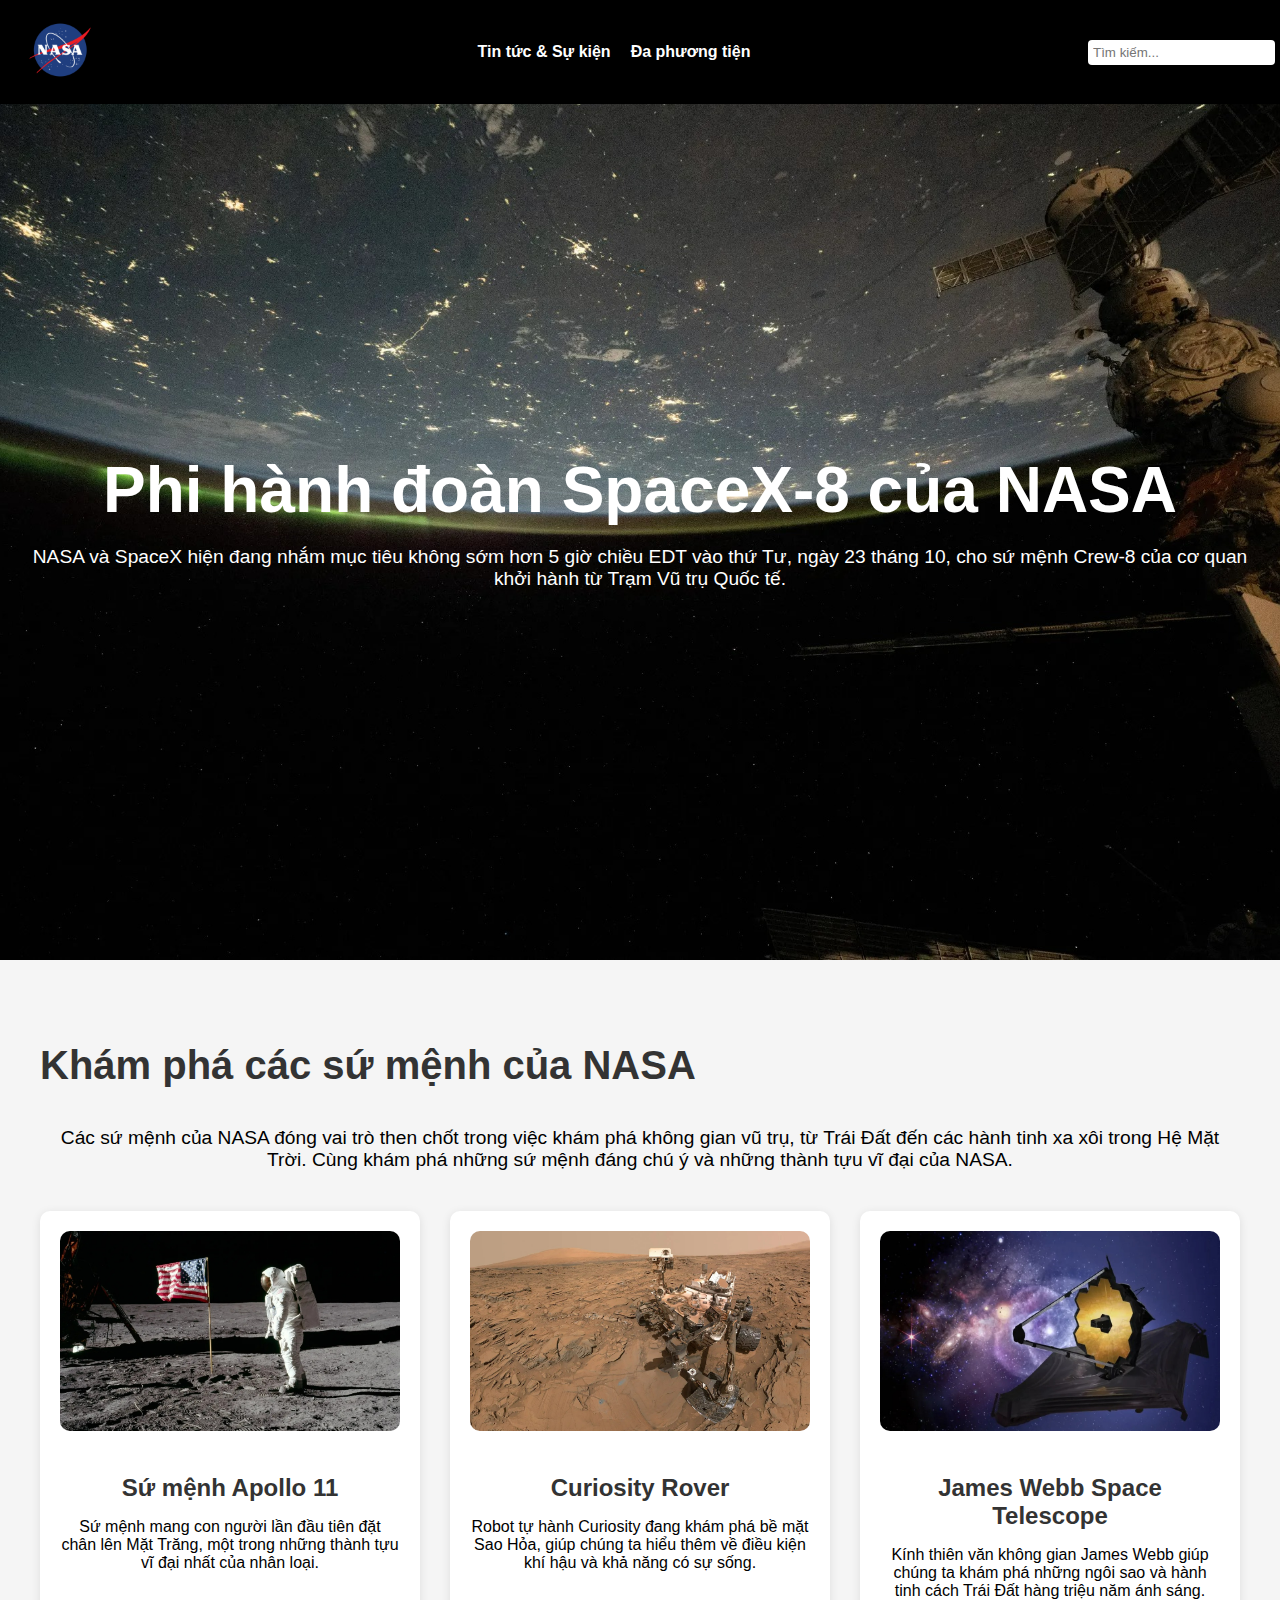
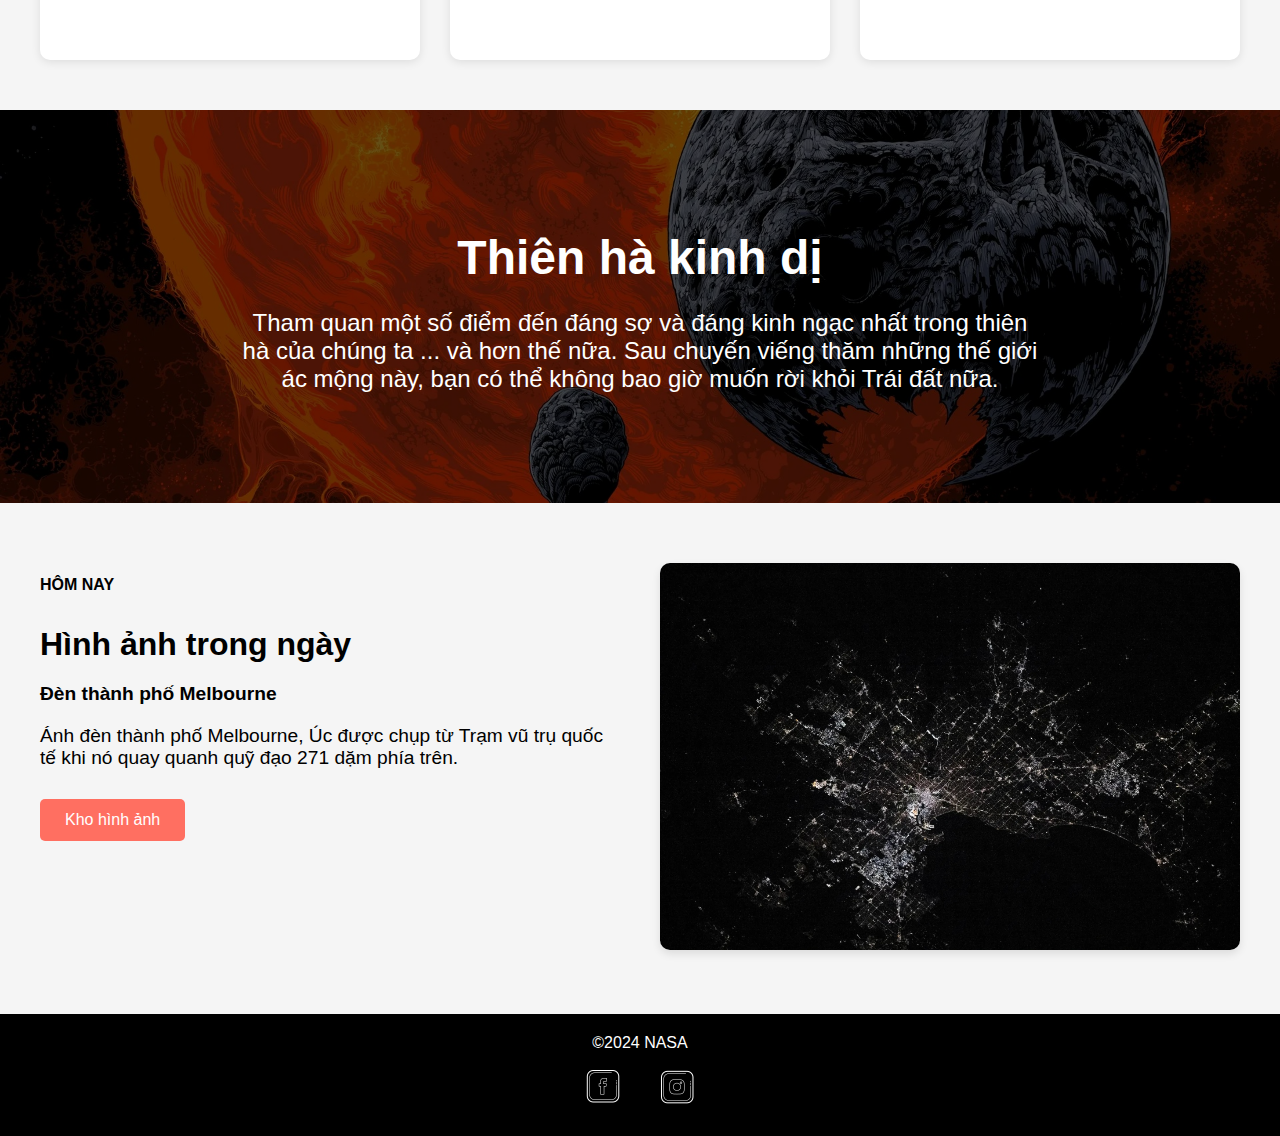
<file: index.html>
<!DOCTYPE html>
<html lang="vi">
<head>
    <meta charset="UTF-8">
    <meta name="viewport" content="width=device-width, initial-scale=1.0">
    <title>Nasa</title>
    <link rel="stylesheet" href="styles.css">
</head>
<body>
    <header>
        <div class="nav-container">
            <div class="logo">
                <img src="img/logo.jpg" alt="NASA Logo">
            </div>
            <nav>
                <ul class="nav-links">
                    <li><a href="tintucvasukien.html">Tin tức & Sự kiện</a></li>
                    <li><a href="Daphuongtien.html">Đa phương tiện</a></li>
                </ul>
            </nav>
            <div class="search-bar">
                <input type="text" placeholder="Tìm kiếm...">
            </div>
        </div>
    </header>
    <section class="hero">
        <div class="hero-content">
            <h1>Phi hành đoàn SpaceX-8 của NASA</h1>
            <p>NASA và SpaceX hiện đang nhắm mục tiêu không sớm hơn 5 giờ chiều EDT vào thứ Tư, ngày 23 tháng 10, cho sứ mệnh Crew-8 của cơ quan khởi hành từ Trạm Vũ trụ Quốc tế.</p>
        </div>
    </section>
    <section class="details-section">
    <div class="content-container">
        <h2>Khám phá các sứ mệnh của NASA</h2>
        <p>Các sứ mệnh của NASA đóng vai trò then chốt trong việc khám phá không gian vũ trụ, từ Trái Đất đến các hành tinh xa xôi trong Hệ Mặt Trời. Cùng khám phá những sứ mệnh đáng chú ý và những thành tựu vĩ đại của NASA.</p>
        <div class="mission-grid">
            <div class="mission">
                <img src="img/Apollo11.jpg" alt="Mission 1">
                <h3>Sứ mệnh Apollo 11</h3>
                <p>Sứ mệnh mang con người lần đầu tiên đặt chân lên Mặt Trăng, một trong những thành tựu vĩ đại nhất của nhân loại.</p>
            </div>
            <div class="mission">
                <img src="img/CuriosityRover.jpg" alt="Mission 2">
                <h3>Curiosity Rover</h3>
                <p>Robot tự hành Curiosity đang khám phá bề mặt Sao Hỏa, giúp chúng ta hiểu thêm về điều kiện khí hậu và khả năng có sự sống.</p>
            </div>
            <div class="mission">
                <img src="img/JamesWebbSpaceTelescope.jpg" alt="Mission 3">
                <h3>James Webb Space Telescope</h3>
                <p>Kính thiên văn không gian James Webb giúp chúng ta khám phá những ngôi sao và hành tinh cách Trái Đất hàng triệu năm ánh sáng.</p>
            </div>
        </div>
    </div>
    </section>
    <section class="galaxy-horror-banner">
    <div class="banner-content">
        <h2>Thiên hà kinh dị</h2>
        <p>Tham quan một số điểm đến đáng sợ và đáng kinh ngạc nhất trong thiên hà của chúng ta ... và hơn thế nữa. Sau chuyến viếng thăm những thế giới ác mộng này, bạn có thể không bao giờ muốn rời khỏi Trái đất nữa.</p>
    </div>
    </section>
    <section class="image-of-the-day">
        <div class="content-container">
            <div class="text-content">
                <h2>HÔM NAY</h2>
                <h3>Hình ảnh trong ngày</h3>
                <p><strong>Đèn thành phố Melbourne</strong></p>
                <p>Ánh đèn thành phố Melbourne, Úc được chụp từ Trạm vũ trụ quốc tế khi nó quay quanh quỹ đạo 271 dặm phía trên.</p>
                <a href="khohinhanh.html" class="cta-button">Kho hình ảnh</a>
            </div>
            <div class="image-content">
                <img src="img/image.jpg" alt="Đèn thành phố Melbourne">
            </div>
        </div>
    </section>
    <footer>
        <div class="footer-content">
            <p>©2024 NASA</p>
            <div class="social-icons">
                <a href="#" target="_blank"><img src="img/facebook.png" alt="Facebook"></a>
                <a href="#" target="_blank"><img src="img/instagram.png" alt="Instagram"></a>
            </div>
        </div>
    </footer>
</body>
</html>
</file>
<file: styles.css>
body {
    font-family: Arial, sans-serif;
    margin: 0;
    padding: 0;
    box-sizing: border-box;
    color: white;
    background-color: #000;
}

header {
    background-color: #000;
    padding: 10px 20px;
    display: flex;
    justify-content: space-between;
    align-items: center;
    position: fixed;
    width: 100%;
    top: 0;
    z-index: 10;
}

.search-bar {
    margin-right: 25px;
}

.logo img {
    width: 80px;
}

.nav-container {
    display: flex;
    justify-content: space-between;
    align-items: center;
    width: 100%;
}

.nav-links {
    list-style-type: none;
    display: flex;
    gap: 20px;
}

.nav-links li {
    display: inline;
}

.nav-links a {
    color: white;
    text-decoration: none;
    font-weight: bold;
}

.nav-links a:hover {
    color: #d3d3d3;
}

.search-bar input {
    padding: 5px;
    border: none;
    border-radius: 4px;
}

.hero {
    background-image: url('img/banner.jpg');
    background-size: cover;
    background-position: center;
    height: 100vh;
    display: flex;
    justify-content: center;
    align-items: center;
    text-align: center;
    padding: 0 20px;
    margin-top: 60px;
}

.hero-content h1 {
    font-size: 4em;
    margin-bottom: 10px;
    font-weight: bold;
}

.hero-content p {
    font-size: 1.2em;
    margin-bottom: 20px;
}

.details-section { 
    padding: 50px 20px;
    background-color: #f5f5f5;
    color: #333;
    text-align: center;
}

.content-container {
    max-width: 1200px;
    margin: 0 auto;
    text-align: center;
}

.details-section h2 {
    font-size: 2.5em;
    margin-bottom: 20px;
    font-weight: bold;
    text-align: center;
}

.details-section p {
    font-size: 1.2em;
    margin-bottom: 40px;
    color: #000000;
    text-align: center;
}

.mission-grid {
    display: grid;
    grid-template-columns: repeat(3, 1fr);
    gap: 30px;
}

.mission {
    background-color: #fff;
    padding: 20px;
    border-radius: 10px;
    box-shadow: 0 2px 10px rgba(0, 0, 0, 0.1);
    text-align: center;
}

.mission img {
    width: 100%;
    height: 200px;
    object-fit: cover;
    border-radius: 10px;
    margin-bottom: 15px;
}

.mission h3 {
    font-size: 1.5em;
    margin-bottom: 10px;
    text-align: center;
}

.mission p {
    font-size: 1em;
    color: #000000;
    text-align: center;
}


.galaxy-horror-banner {
    background-image: url('img/GOH.jpg');
    background-size: cover;
    background-position: center;
    padding: 80px 20px;
    color: #fff;
    text-align: left;
    position: relative;
}

.galaxy-horror-banner::before {
    content: "";
    position: absolute;
    top: 0;
    left: 0;
    right: 0;
    bottom: 0;
    background-color: rgba(0, 0, 0, 0.6);
    z-index: 1;
}

.banner-content {
    position: relative;
    z-index: 2;
    max-width: 800px;
    margin: 0 auto;
    text-align: center;
}

.banner-content h2 {
    font-size: 3em;
    margin-bottom: 20px;
    font-weight: bold;
    color: #ffffff;
}

.banner-content p {
    font-size: 1.5em;
    margin-bottom: 30px;
}

.image-of-the-day {
    padding: 60px 20px;
    background-color: #f5f5f5;
}

.content-container {
    display: flex;
    flex-wrap: wrap;
    justify-content: space-between;
    align-items: flex-start;
    max-width: 1200px;
    margin: 0 auto;
}

.text-content {
    flex: 1;
    margin-right: 40px;
    min-width: 300px;
    text-align: left;
}

.text-content h2 {
    font-size: 1em;
    color: #000000;
    margin-bottom: 10px;
}

.text-content h3 {
    font-size: 2em;
    margin-bottom: 20px;
    color: #000;
}

.text-content p {
    font-size: 1.2em;
    margin-bottom: 10px;
    color: #000;
}

.image-content {
    flex: 1;
    min-width: 300px;
}

.image-content img {
    width: 100%;
    border-radius: 10px;
    box-shadow: 0 4px 8px rgba(0, 0, 0, 0.1);
}

.cta-button {
    display: inline-block;
    padding: 12px 25px;
    background-color: #ff6f61;
    color: #fff;
    font-size: 1em;
    border-radius: 5px;
    text-decoration: none;
    transition: background-color 0.3s ease;
    margin-top: 20px;
}

footer {
    background-color: #000000;
    padding: 20px 0;
    text-align: center;
}

.footer-content p {
    margin: 0;
}

.social-icons {
    margin-top: 10px;
}

.social-icons a {
    margin: 0 10px;
}

.social-icons img {
    width: 50px;
    height: 50px;
}
</file>
